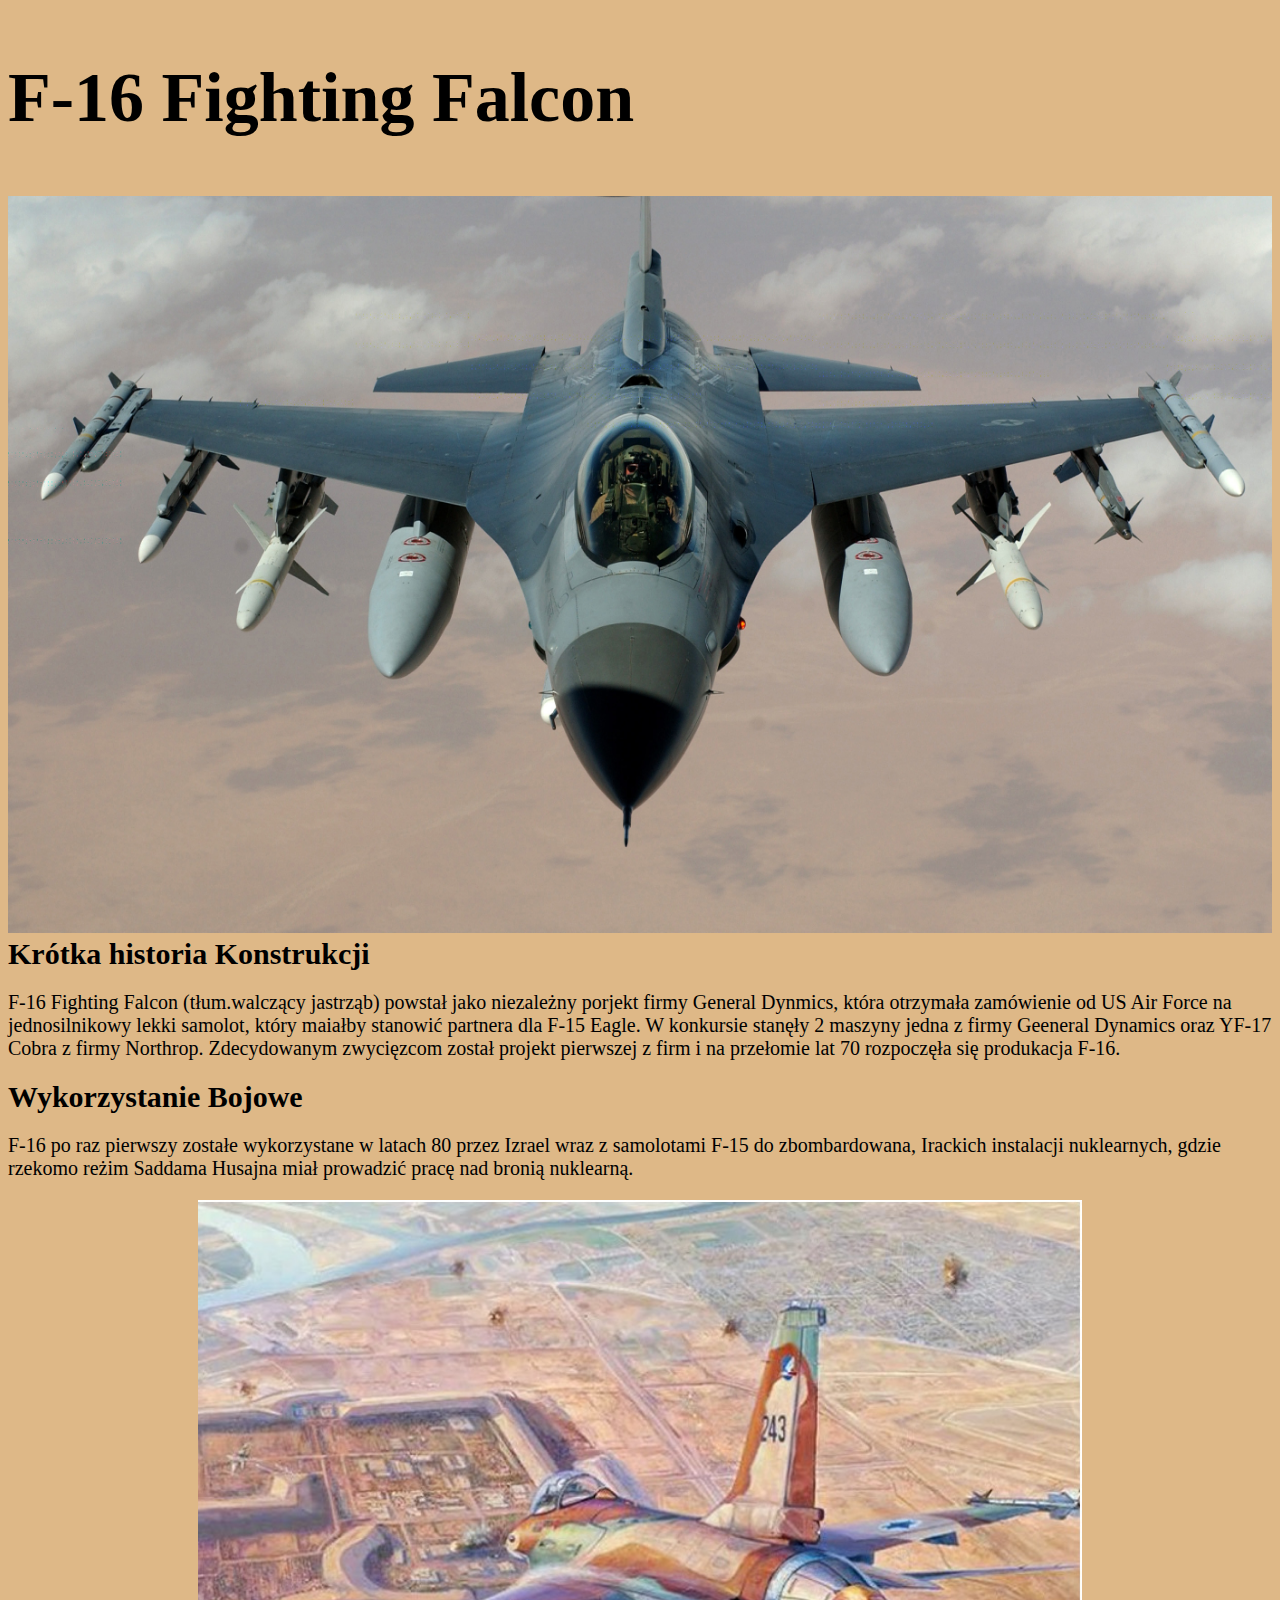
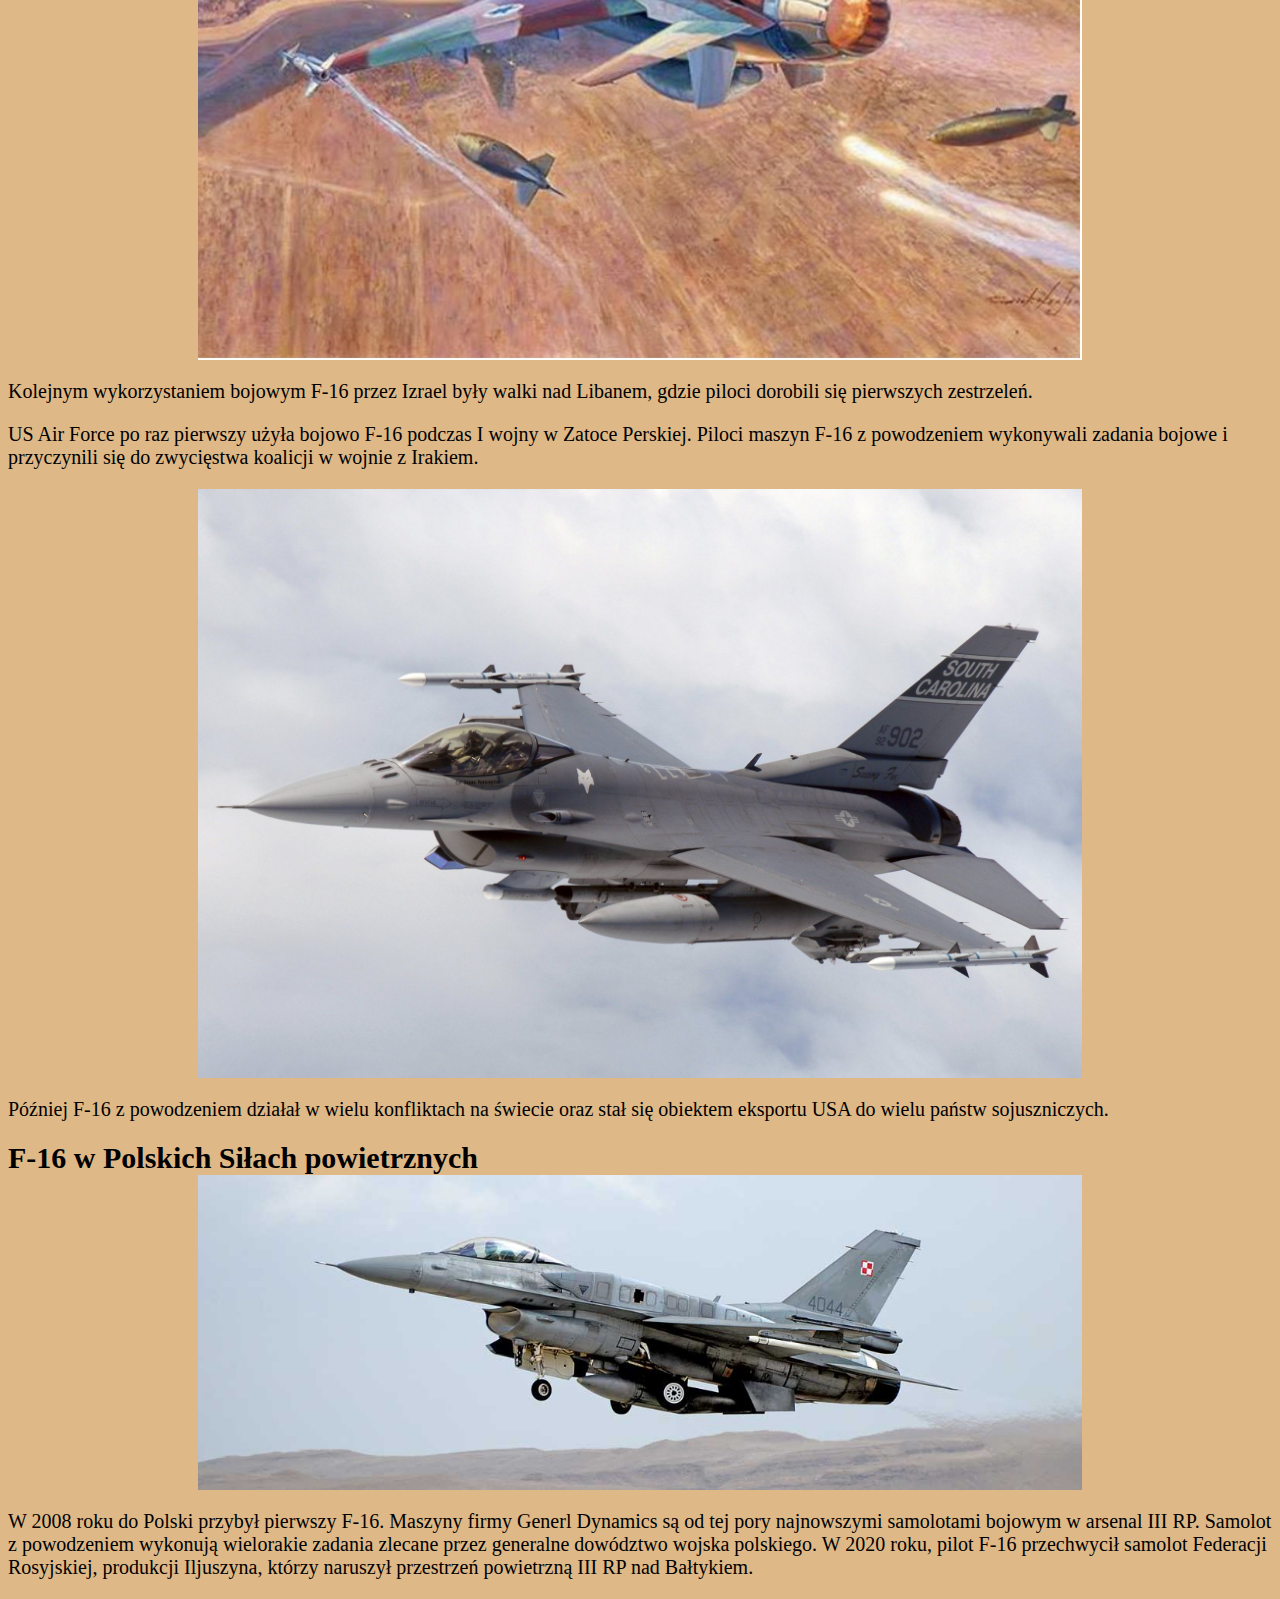
<file: Index.html>
<!DOCTYPE html>
<html lang="en">
<head>
    <meta charset="UTF-8">
    <title>Krótka Historia F-16</title>
    <link rel='stylesheet' type ='text/css' href='style.css'>
</head>
<body>
<div>
    <h2>
        <b>
            F-16 Fighting Falcon
        </b>
    </h2>
</div>
<div>
    <img class='jeden' src="F-16.jpg">
</div>
<div>
    <a>
        <b>
            Krótka historia Konstrukcji
        </b>
    </a>
    <p>
        F-16 Fighting Falcon (tłum.walczący jastrząb) powstał jako niezależny porjekt firmy General Dynmics, która otrzymała
        zamówienie od US Air Force na jednosilnikowy lekki samolot, który maiałby stanowić partnera dla F-15 Eagle.
        W konkursie stanęły 2 maszyny jedna z firmy Geeneral Dynamics oraz YF-17 Cobra z firmy Northrop. Zdecydowanym zwycięzcom
        został projekt pierwszej z firm i na przełomie lat 70 rozpoczęła się produkacja F-16.
    </p>
</div>
<div>
    <a>
        <b>
            Wykorzystanie Bojowe
        </b>
    </a>
    <p>
        F-16 po raz pierwszy zostałe wykorzystane w latach 80 przez Izrael wraz z samolotami F-15 do zbombardowana,
        Irackich instalacji nuklearnych, gdzie rzekomo reżim Saddama Husajna miał prowadzić pracę nad bronią nuklearną.
    </p>
    <img class="dwa" src="F-16_Irak.jpg" >
    <p>
        Kolejnym wykorzystaniem bojowym F-16 przez Izrael były walki nad Libanem, gdzie piloci dorobili się pierwszych
        zestrzeleń.
    </p>
    <p>
        US Air Force po raz pierwszy użyła bojowo F-16 podczas I wojny w Zatoce Perskiej. Piloci maszyn F-16 z powodzeniem
        wykonywali zadania bojowe i przyczynili się do zwycięstwa koalicji w wojnie z Irakiem.
    </p>
    <img class="dwa" src="F-16_Zatoka.jpg" >

    <P>
        Później F-16 z powodzeniem działał w wielu konfliktach na świecie oraz stał się obiektem eksportu USA do wielu
        państw sojuszniczych.
    </P>
</div>
<div>
    <a>
        <b>
            F-16 w Polskich Siłach powietrznych
        </b>
    </a>
</div>

<div>
    <img class ="dwa" src="F-16_Polska.jpg">
</div>

<div>
    <p>
        W 2008 roku do Polski przybył pierwszy F-16. Maszyny firmy Generl Dynamics są od tej pory najnowszymi
        samolotami bojowym w arsenal III RP. Samolot z powodzeniem wykonują wielorakie zadania zlecane przez
        generalne dowództwo wojska polskiego. W 2020 roku, pilot F-16 przechwycił samolot Federacji Rosyjskiej,
        produkcji Iljuszyna, którzy naruszył przestrzeń powietrzną III RP nad Bałtykiem.
    </p>
</div>
</body>
</html>
</file>
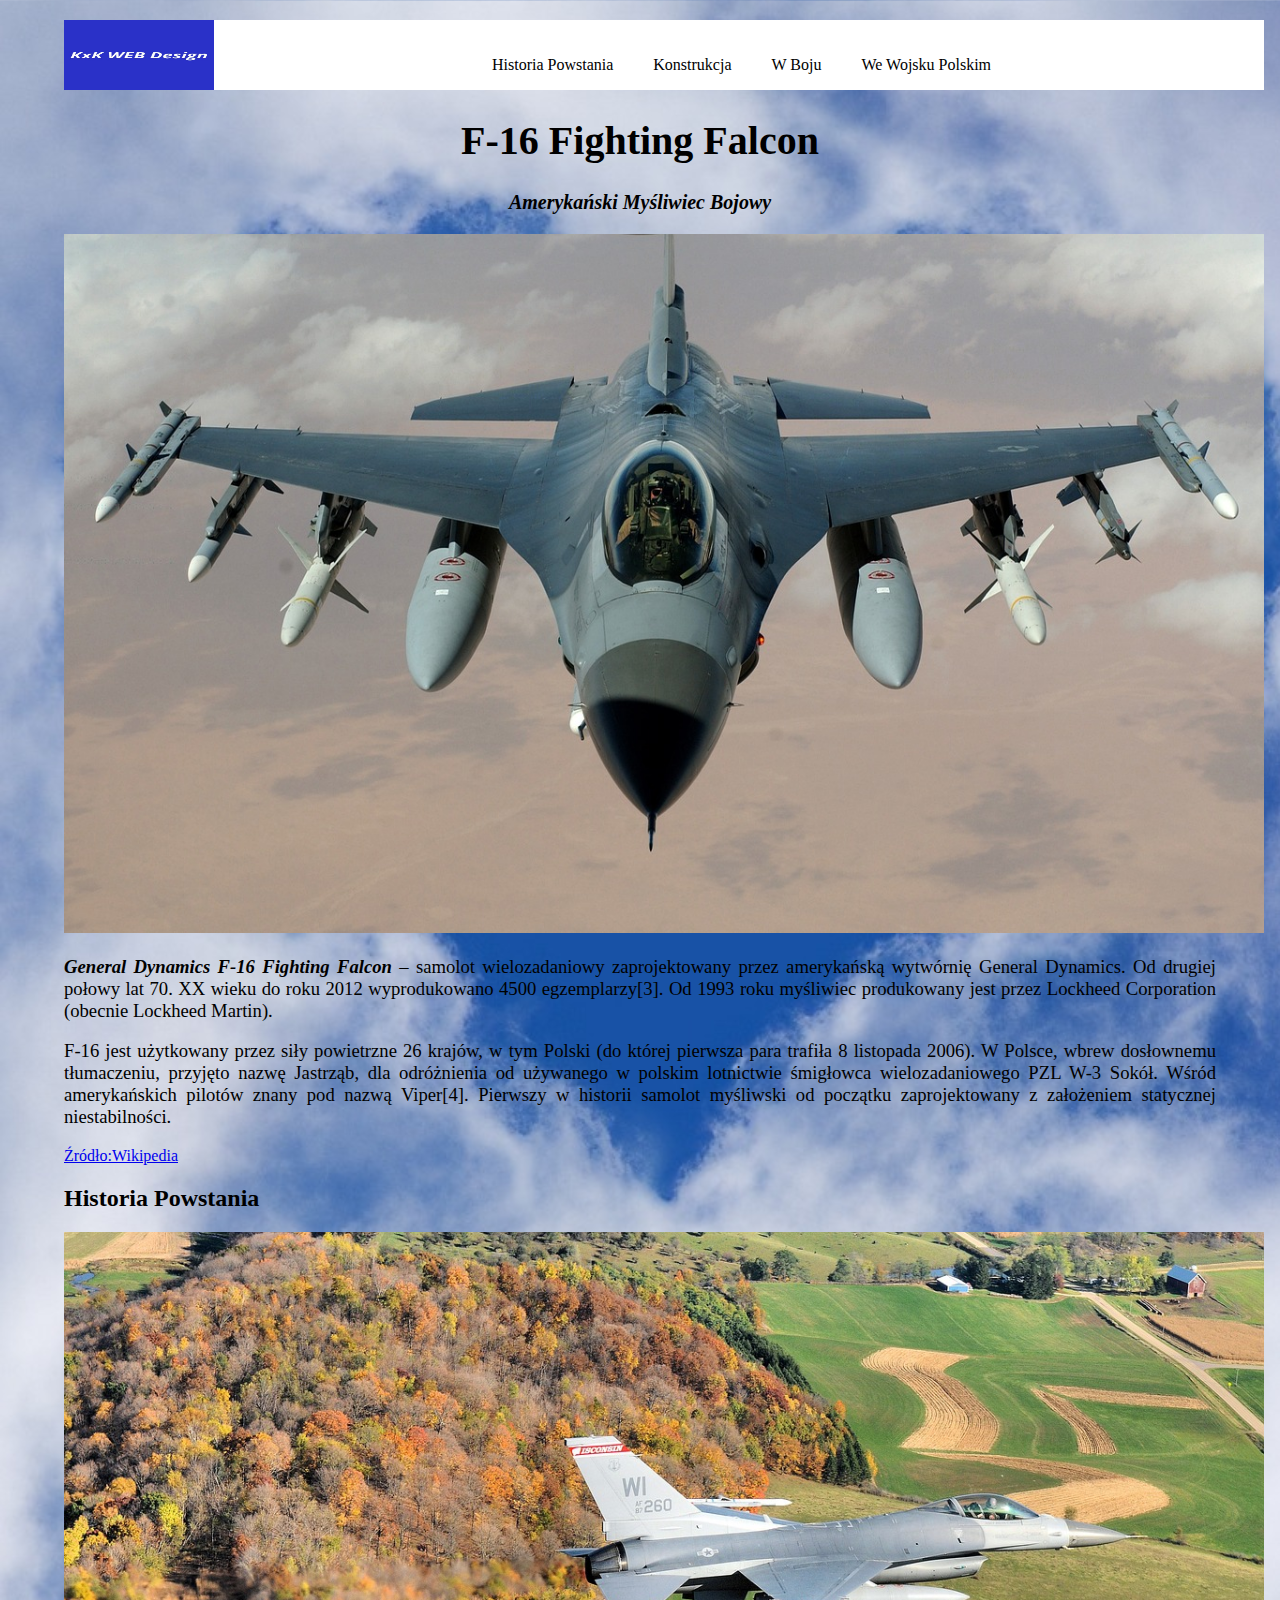
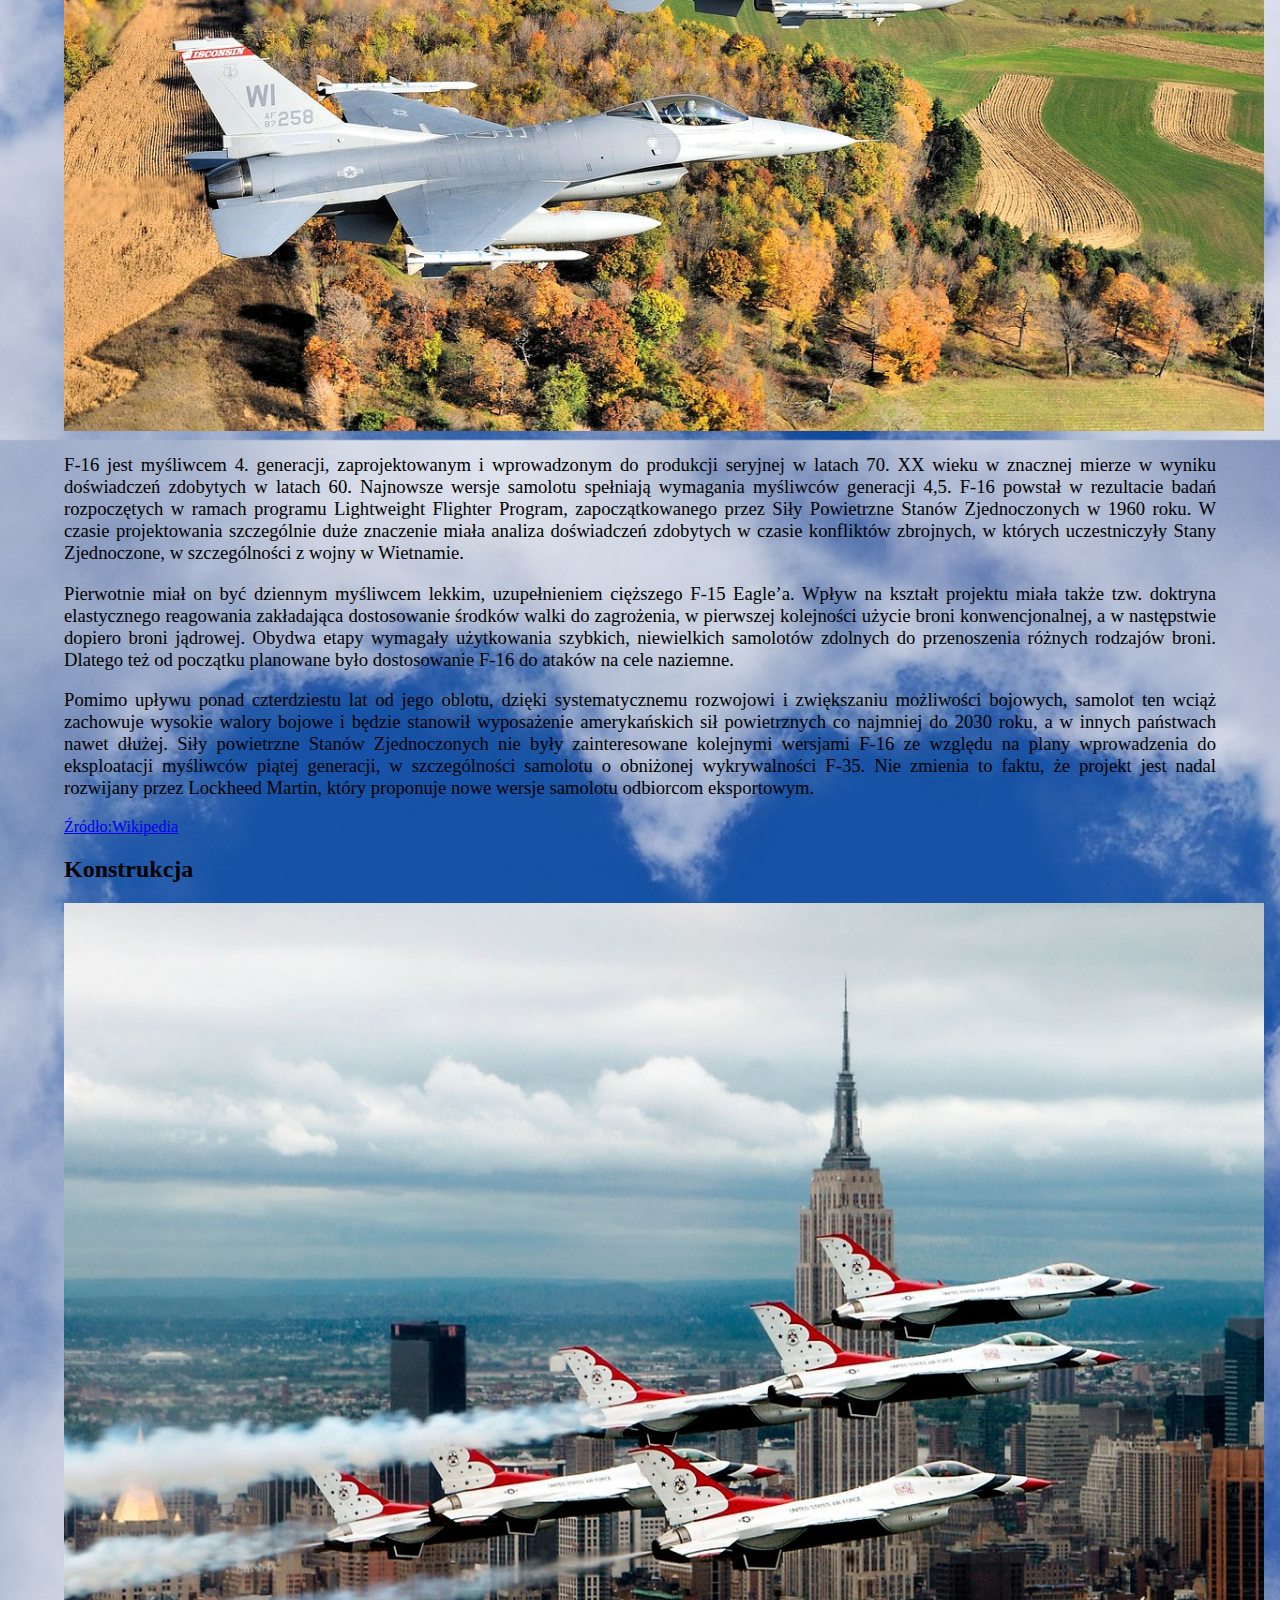
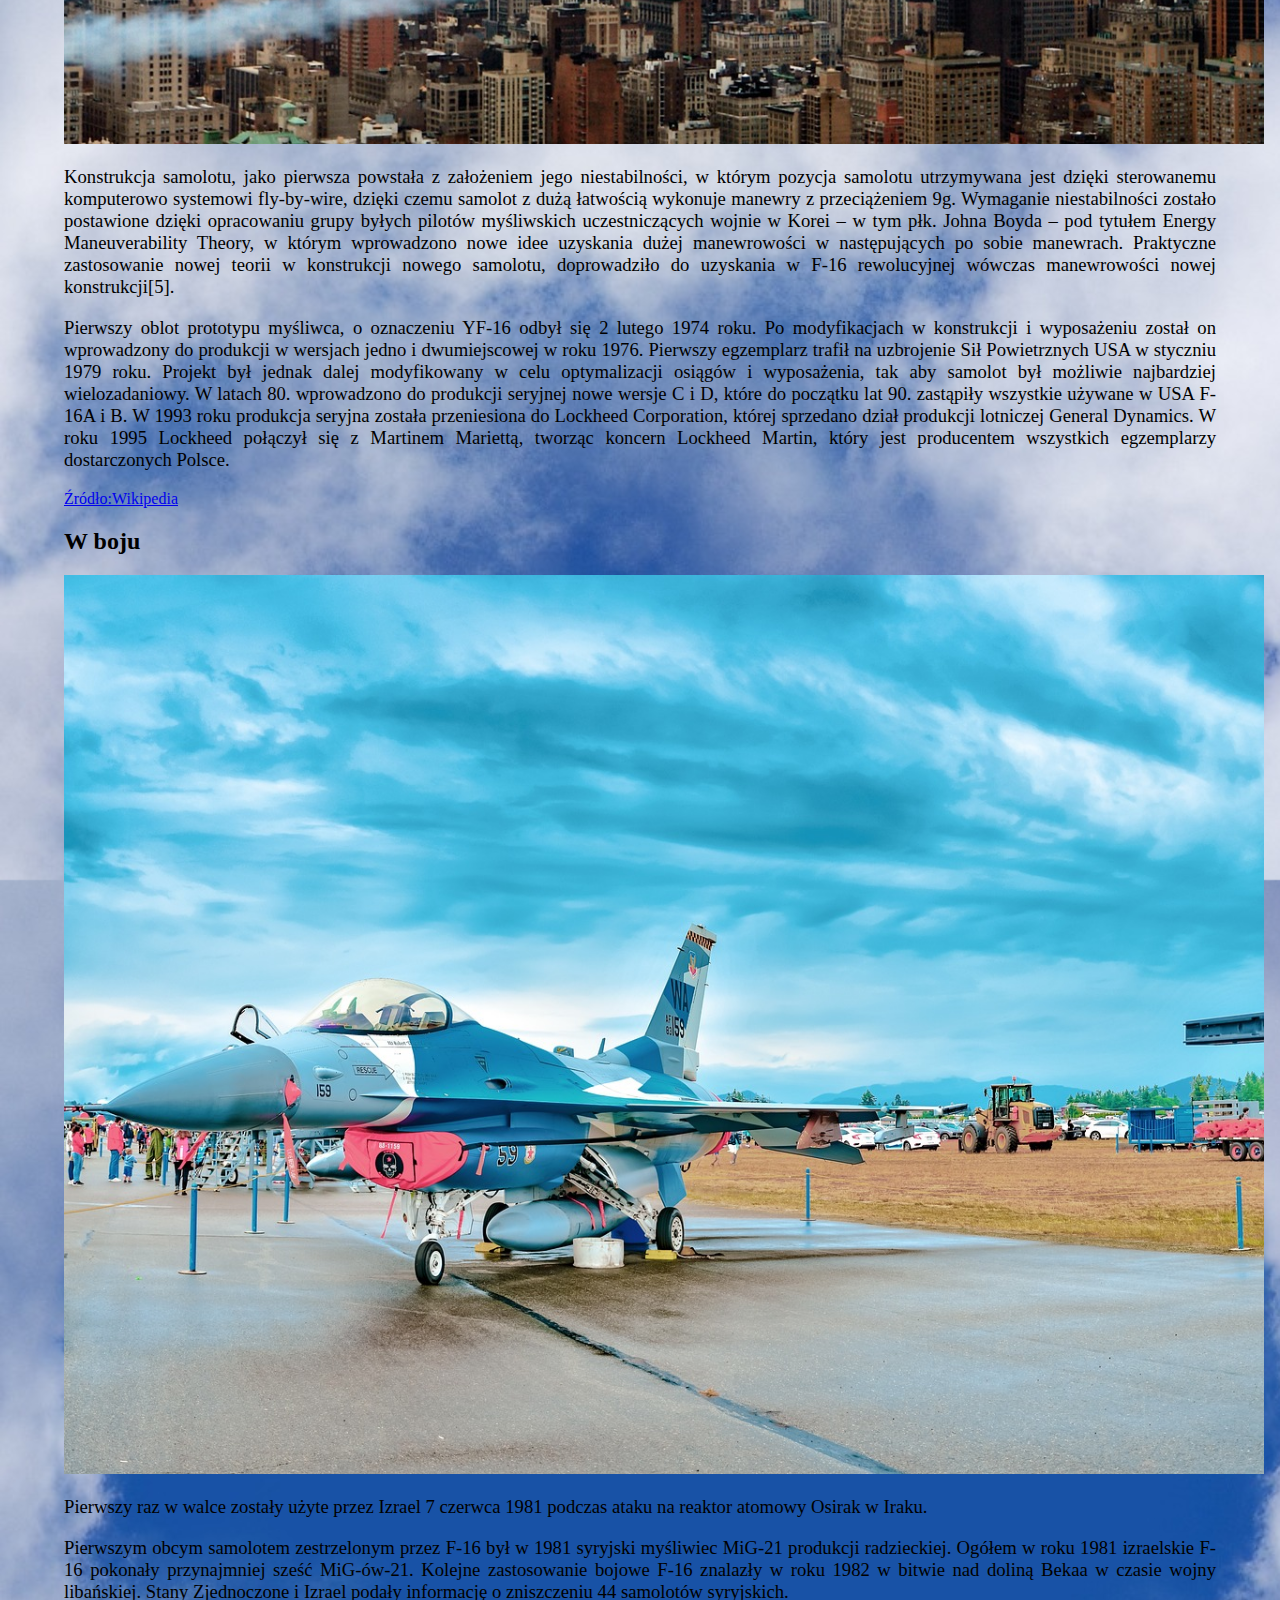
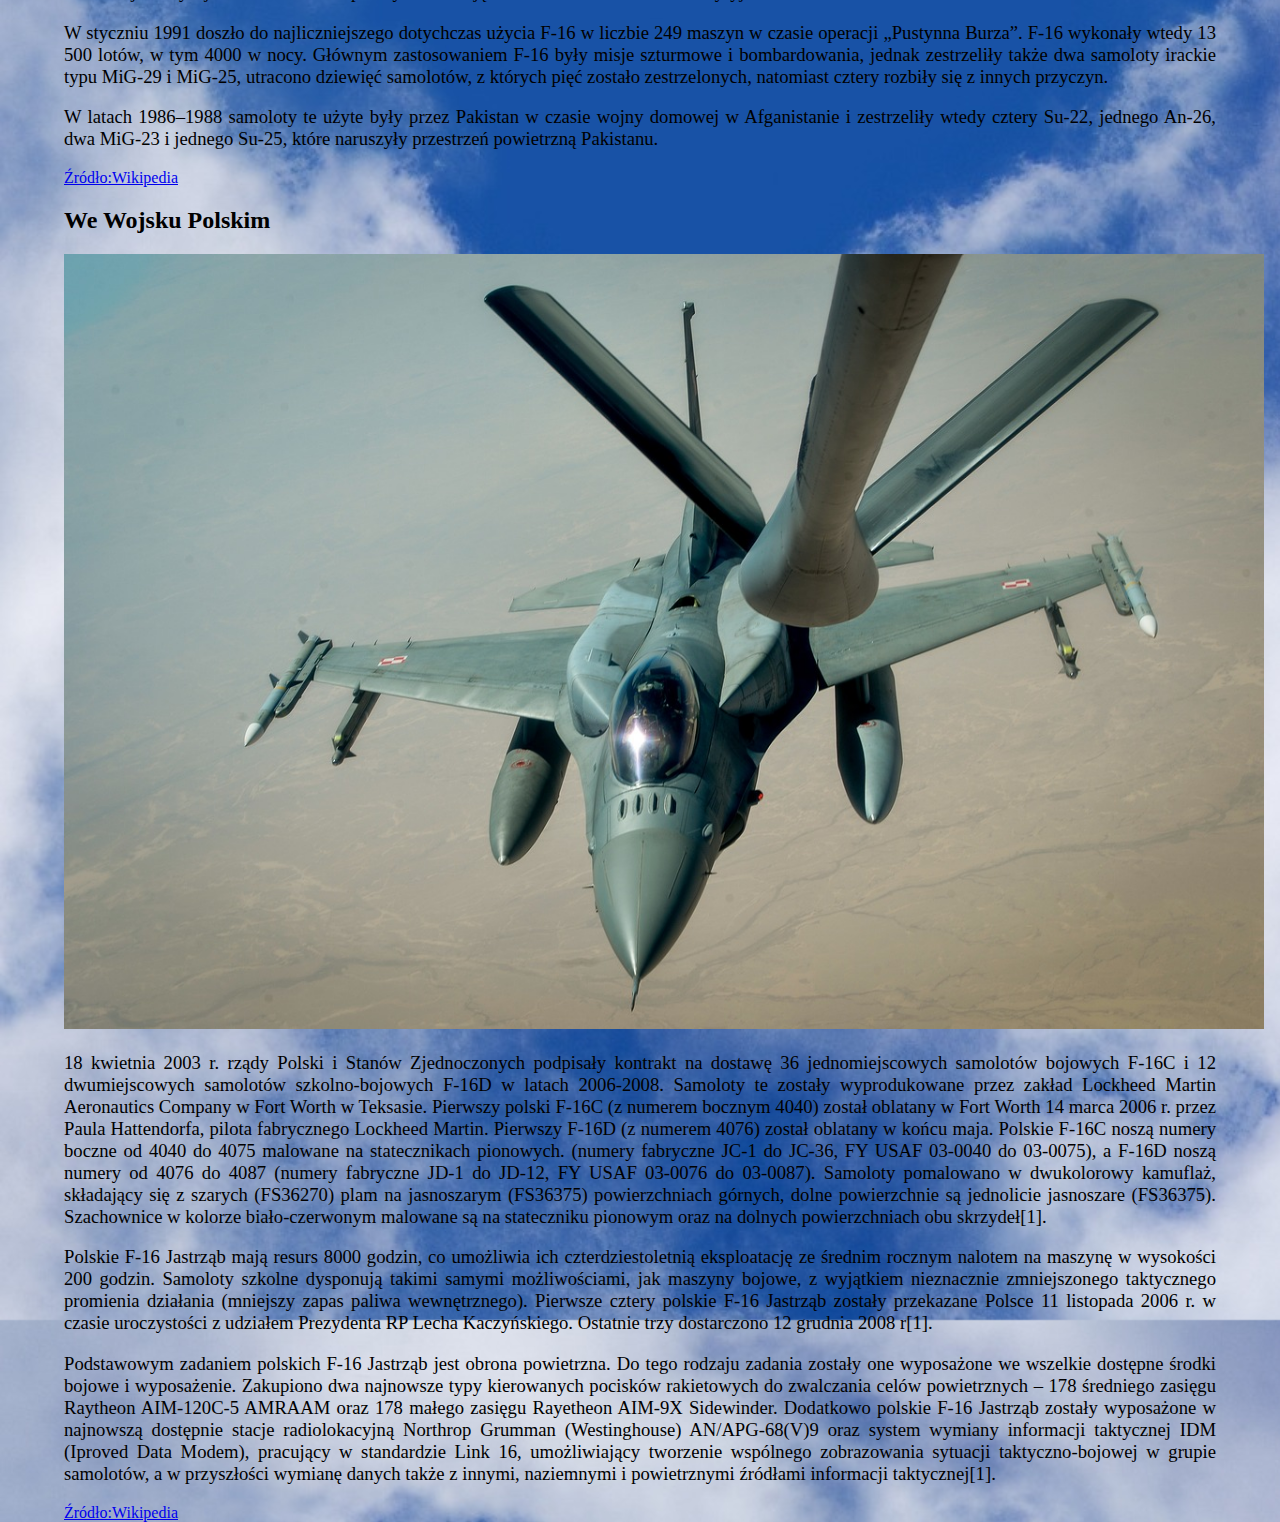
<file: code/Index.html>
<!DOCTYPE html>
<html lang="en">
<head>
    <meta charset="UTF-8">
    <title>Krótka Historia F-16</title>
    <link rel='stylesheet' type ='text/css' href='style.css'>
</head>
<body>
    <div class="nav">
        <img src="assets/logo.jpg">
        <ul>
            <li>Historia Powstania</li>
            <li>Konstrukcja</li>
            <li>W Boju</li>
            <li>We Wojsku Polskim</li>
        </ul>
    </div>
    <div class="tittle">
        <h1>F-16 Fighting Falcon</h1>
        <h3><i>Amerykański Myśliwiec Bojowy</i></h3>
        <img src="assets/top.jpg" alt="F-16">
        <p><b><i>General Dynamics F-16 Fighting Falcon</i></b> – samolot wielozadaniowy zaprojektowany przez amerykańską wytwórnię General Dynamics. Od drugiej połowy lat 70. XX wieku do roku 2012 wyprodukowano 4500 egzemplarzy[3]. Od 1993 roku myśliwiec produkowany jest przez Lockheed Corporation (obecnie Lockheed Martin).</p>
        <p>F-16 jest użytkowany przez siły powietrzne 26 krajów, w tym Polski (do której pierwsza para trafiła 8 listopada 2006). W Polsce, wbrew dosłownemu tłumaczeniu, przyjęto nazwę Jastrząb, dla odróżnienia od używanego w polskim lotnictwie śmigłowca wielozadaniowego PZL W-3 Sokół. Wśród amerykańskich pilotów znany pod nazwą Viper[4]. Pierwszy w historii samolot myśliwski od początku zaprojektowany z założeniem statycznej niestabilności.</p>
        <a href="https://pl.wikipedia.org/wiki/General_Dynamics_F-16_Fighting_Falcon">Źródło:Wikipedia</a>
    </div>
    <div class="story">
        <h2><b>Historia Powstania</b></h2>
        <img src="assets/1.jpg" alt="F-16">
        <p>F-16 jest myśliwcem 4. generacji, zaprojektowanym i wprowadzonym do produkcji seryjnej w latach 70. XX wieku w znacznej mierze w wyniku doświadczeń zdobytych w latach 60. Najnowsze wersje samolotu spełniają wymagania myśliwców generacji 4,5. F-16 powstał w rezultacie badań rozpoczętych w ramach programu Lightweight Flighter Program, zapoczątkowanego przez Siły Powietrzne Stanów Zjednoczonych w 1960 roku. W czasie projektowania szczególnie duże znaczenie miała analiza doświadczeń zdobytych w czasie konfliktów zbrojnych, w których uczestniczyły Stany Zjednoczone, w szczególności z wojny w Wietnamie.</p>
        <p>Pierwotnie miał on być dziennym myśliwcem lekkim, uzupełnieniem cięższego F-15 Eagle’a. Wpływ na kształt projektu miała także tzw. doktryna elastycznego reagowania zakładająca dostosowanie środków walki do zagrożenia, w pierwszej kolejności użycie broni konwencjonalnej, a w następstwie dopiero broni jądrowej. Obydwa etapy wymagały użytkowania szybkich, niewielkich samolotów zdolnych do przenoszenia różnych rodzajów broni. Dlatego też od początku planowane było dostosowanie F-16 do ataków na cele naziemne.</p>
        <p>Pomimo upływu ponad czterdziestu lat od jego oblotu, dzięki systematycznemu rozwojowi i zwiększaniu możliwości bojowych, samolot ten wciąż zachowuje wysokie walory bojowe i będzie stanowił wyposażenie amerykańskich sił powietrznych co najmniej do 2030 roku, a w innych państwach nawet dłużej. Siły powietrzne Stanów Zjednoczonych nie były zainteresowane kolejnymi wersjami F-16 ze względu na plany wprowadzenia do eksploatacji myśliwców piątej generacji, w szczególności samolotu o obniżonej wykrywalności F-35. Nie zmienia to faktu, że projekt jest nadal rozwijany przez Lockheed Martin, który proponuje nowe wersje samolotu odbiorcom eksportowym.</p>
        <a href="https://pl.wikipedia.org/wiki/General_Dynamics_F-16_Fighting_Falcon">Źródło:Wikipedia</a>
    </div>
    <div class="konstrukcja">
        <h2><b>Konstrukcja</b></h2>
        <img src="assets/2.jpg" alt="F-16">
        <p>Konstrukcja samolotu, jako pierwsza powstała z założeniem jego niestabilności, w którym pozycja samolotu utrzymywana jest dzięki sterowanemu komputerowo systemowi fly-by-wire, dzięki czemu samolot z dużą łatwością wykonuje manewry z przeciążeniem 9g. Wymaganie niestabilności zostało postawione dzięki opracowaniu grupy byłych pilotów myśliwskich uczestniczących wojnie w Korei – w tym płk. Johna Boyda – pod tytułem Energy Maneuverability Theory, w którym wprowadzono nowe idee uzyskania dużej manewrowości w następujących po sobie manewrach. Praktyczne zastosowanie nowej teorii w konstrukcji nowego samolotu, doprowadziło do uzyskania w F-16 rewolucyjnej wówczas manewrowości nowej konstrukcji[5].</p>
        <p>Pierwszy oblot prototypu myśliwca, o oznaczeniu YF-16 odbył się 2 lutego 1974 roku. Po modyfikacjach w konstrukcji i wyposażeniu został on wprowadzony do produkcji w wersjach jedno i dwumiejscowej w roku 1976. Pierwszy egzemplarz trafił na uzbrojenie Sił Powietrznych USA w styczniu 1979 roku. Projekt był jednak dalej modyfikowany w celu optymalizacji osiągów i wyposażenia, tak aby samolot był możliwie najbardziej wielozadaniowy. W latach 80. wprowadzono do produkcji seryjnej nowe wersje C i D, które do początku lat 90. zastąpiły wszystkie używane w USA F-16A i B. W 1993 roku produkcja seryjna została przeniesiona do Lockheed Corporation, której sprzedano dział produkcji lotniczej General Dynamics. W roku 1995 Lockheed połączył się z Martinem Mariettą, tworząc koncern Lockheed Martin, który jest producentem wszystkich egzemplarzy dostarczonych Polsce.</p>
        <a href="https://pl.wikipedia.org/wiki/General_Dynamics_F-16_Fighting_Falcon">Źródło:Wikipedia</a>
    </div>
    <div class="fight">
        <h2>W boju</h2>
        <img src="assets/3.jpg" alt="F-16">
        <p>Pierwszy raz w walce zostały użyte przez Izrael 7 czerwca 1981 podczas ataku na reaktor atomowy Osirak w Iraku.</p>
        <p>Pierwszym obcym samolotem zestrzelonym przez F-16 był w 1981 syryjski myśliwiec MiG-21 produkcji radzieckiej. Ogółem w roku 1981 izraelskie F-16 pokonały przynajmniej sześć MiG-ów-21. Kolejne zastosowanie bojowe F-16 znalazły w roku 1982 w bitwie nad doliną Bekaa w czasie wojny libańskiej. Stany Zjednoczone i Izrael podały informację o zniszczeniu 44 samolotów syryjskich.</p>
        <p>W styczniu 1991 doszło do najliczniejszego dotychczas użycia F-16 w liczbie 249 maszyn w czasie operacji „Pustynna Burza”. F-16 wykonały wtedy 13 500 lotów, w tym 4000 w nocy. Głównym zastosowaniem F-16 były misje szturmowe i bombardowania, jednak zestrzeliły także dwa samoloty irackie typu MiG-29 i MiG-25, utracono dziewięć samolotów, z których pięć zostało zestrzelonych, natomiast cztery rozbiły się z innych przyczyn.</p>
        <p>W latach 1986–1988 samoloty te użyte były przez Pakistan w czasie wojny domowej w Afganistanie i zestrzeliły wtedy cztery Su-22, jednego An-26, dwa MiG-23 i jednego Su-25, które naruszyły przestrzeń powietrzną Pakistanu.</p>
        <a href="https://pl.wikipedia.org/wiki/General_Dynamics_F-16_Fighting_Falcon">Źródło:Wikipedia</a>
    </div>
    <div class="Polska">
        <h2>We Wojsku Polskim</h2>
        <img src="assets/F16Polska.jpg" alt="Polskie F-16">
        <p>18 kwietnia 2003 r. rządy Polski i Stanów Zjednoczonych podpisały kontrakt na dostawę 36 jednomiejscowych samolotów bojowych F-16C i 12 dwumiejscowych samolotów szkolno-bojowych F-16D w latach 2006-2008. Samoloty te zostały wyprodukowane przez zakład Lockheed Martin Aeronautics Company w Fort Worth w Teksasie. Pierwszy polski F-16C (z numerem bocznym 4040) został oblatany w Fort Worth 14 marca 2006 r. przez Paula Hattendorfa, pilota fabrycznego Lockheed Martin. Pierwszy F-16D (z numerem 4076) został oblatany w końcu maja. Polskie F-16C noszą numery boczne od 4040 do 4075 malowane na statecznikach pionowych. (numery fabryczne JC-1 do JC-36, FY USAF 03-0040 do 03-0075), a F-16D noszą numery od 4076 do 4087 (numery fabryczne JD-1 do JD-12, FY USAF 03-0076 do 03-0087). Samoloty pomalowano w dwukolorowy kamuflaż, składający się z szarych (FS36270) plam na jasnoszarym (FS36375) powierzchniach górnych, dolne powierzchnie są jednolicie jasnoszare (FS36375). Szachownice w kolorze biało-czerwonym malowane są na stateczniku pionowym oraz na dolnych powierzchniach obu skrzydeł[1].</p>
        <p>Polskie F-16 Jastrząb mają resurs 8000 godzin, co umożliwia ich czterdziestoletnią eksploatację ze średnim rocznym nalotem na maszynę w wysokości 200 godzin. Samoloty szkolne dysponują takimi samymi możliwościami, jak maszyny bojowe, z wyjątkiem nieznacznie zmniejszonego taktycznego promienia działania (mniejszy zapas paliwa wewnętrznego). Pierwsze cztery polskie F-16 Jastrząb zostały przekazane Polsce 11 listopada 2006 r. w czasie uroczystości z udziałem Prezydenta RP Lecha Kaczyńskiego. Ostatnie trzy dostarczono 12 grudnia 2008 r[1].</p>
        <p>Podstawowym zadaniem polskich F-16 Jastrząb jest obrona powietrzna. Do tego rodzaju zadania zostały one wyposażone we wszelkie dostępne środki bojowe i wyposażenie. Zakupiono dwa najnowsze typy kierowanych pocisków rakietowych do zwalczania celów powietrznych – 178 średniego zasięgu Raytheon AIM-120C-5 AMRAAM oraz 178 małego zasięgu Rayetheon AIM-9X Sidewinder. Dodatkowo polskie F-16 Jastrząb zostały wyposażone w najnowszą dostępnie stacje radiolokacyjną Northrop Grumman (Westinghouse) AN/APG-68(V)9 oraz system wymiany informacji taktycznej IDM (Iproved Data Modem), pracujący w standardzie Link 16, umożliwiający tworzenie wspólnego zobrazowania sytuacji taktyczno-bojowej w grupie samolotów, a w przyszłości wymianę danych także z innymi, naziemnymi i powietrznymi źródłami informacji taktycznej[1].</p>
        <a href="https://pl.wikipedia.org/wiki/F-16_w_Polskich_Si%C5%82ach_Powietrznych">Źródło:Wikipedia</a>
    </div>
</body>
</html>
</file>
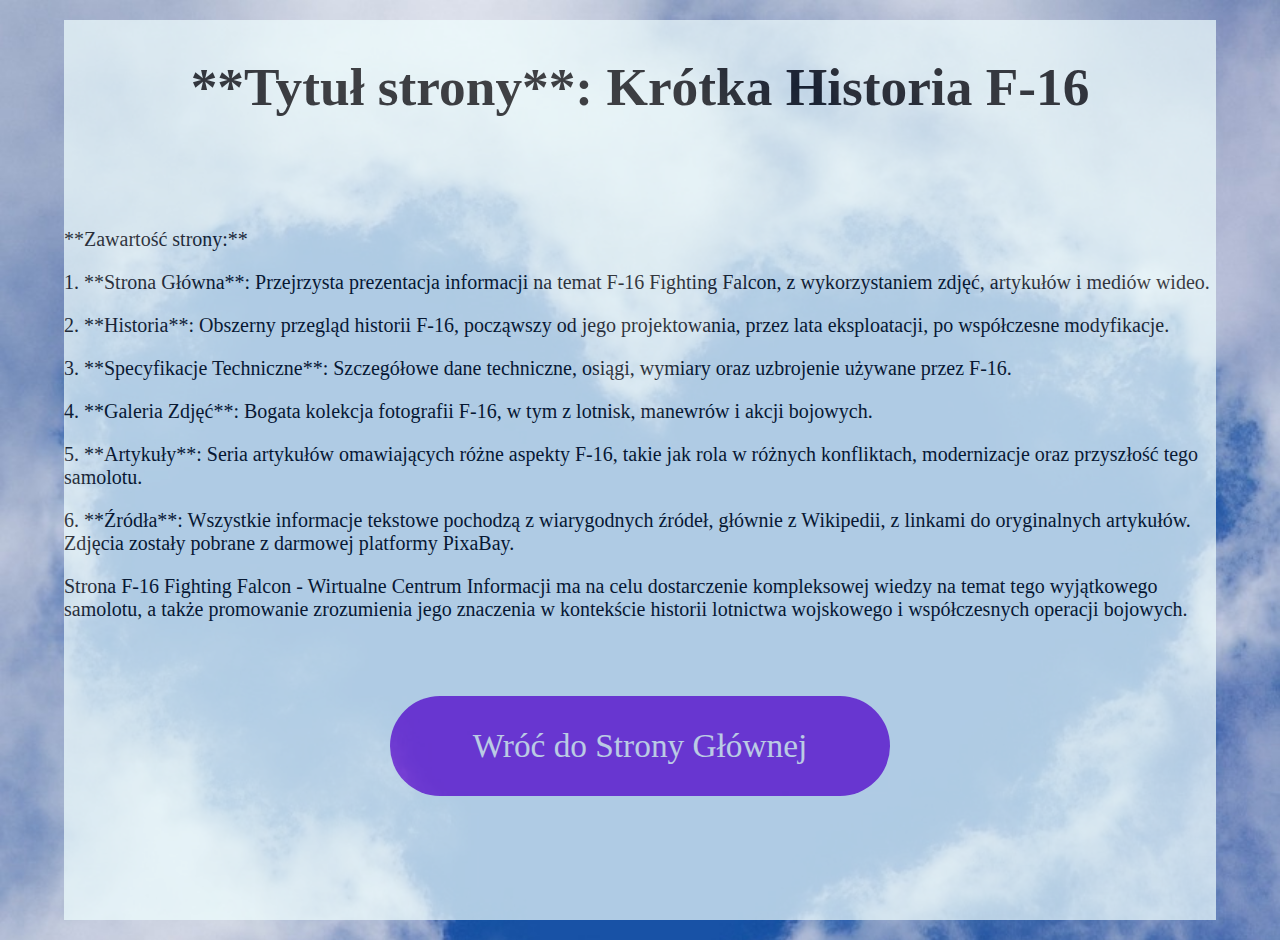
<file: code/about/about.html>
<!DOCTYPE html>
<html lang="en">
<head>
    <meta charset="UTF-8">
    <meta name="viewport" content="width=device-width, initial-scale=1.0">
    <title>O Stronie</title>
    <link rel="stylesheet" href="about.css">
</head>
<body>
    <section>
        <div class="title">
            <h1>**Tytuł strony**: Krótka Historia F-16</h1>
        </div>
        <div class="odstep"></div>
        <div class="inside">
            <p>**Zawartość strony:**</p>
            <p>1. **Strona Główna**: Przejrzysta prezentacja informacji na temat F-16 Fighting Falcon, z wykorzystaniem zdjęć, artykułów i mediów wideo.</p>
            <p>2. **Historia**: Obszerny przegląd historii F-16, począwszy od jego projektowania, przez lata eksploatacji, po współczesne modyfikacje.</p>
            <p>3. **Specyfikacje Techniczne**: Szczegółowe dane techniczne, osiągi, wymiary oraz uzbrojenie używane przez F-16.</p>
            <p>4. **Galeria Zdjęć**: Bogata kolekcja fotografii F-16, w tym z lotnisk, manewrów i akcji bojowych.</p>
            <p>5. **Artykuły**: Seria artykułów omawiających różne aspekty F-16, takie jak rola w różnych konfliktach, modernizacje oraz przyszłość tego samolotu.</p>
            <p>6. **Źródła**: Wszystkie informacje tekstowe pochodzą z wiarygodnych źródeł, głównie z Wikipedii, z linkami do oryginalnych artykułów. Zdjęcia zostały pobrane z darmowej platformy PixaBay.</p>
            <p>Strona F-16 Fighting Falcon - Wirtualne Centrum Informacji ma na celu dostarczenie kompleksowej wiedzy na temat tego wyjątkowego samolotu, a także promowanie zrozumienia jego znaczenia w kontekście historii lotnictwa wojskowego i współczesnych operacji bojowych.</p>
        </div>
        <div class="odstep"></div>
        <div class="button">
            <a href="../Index.html"><button>Wróć do Strony Głównej</button></a>
        </div>
        <div class="down"></div>
    </section>
</body>
</html>
</file>
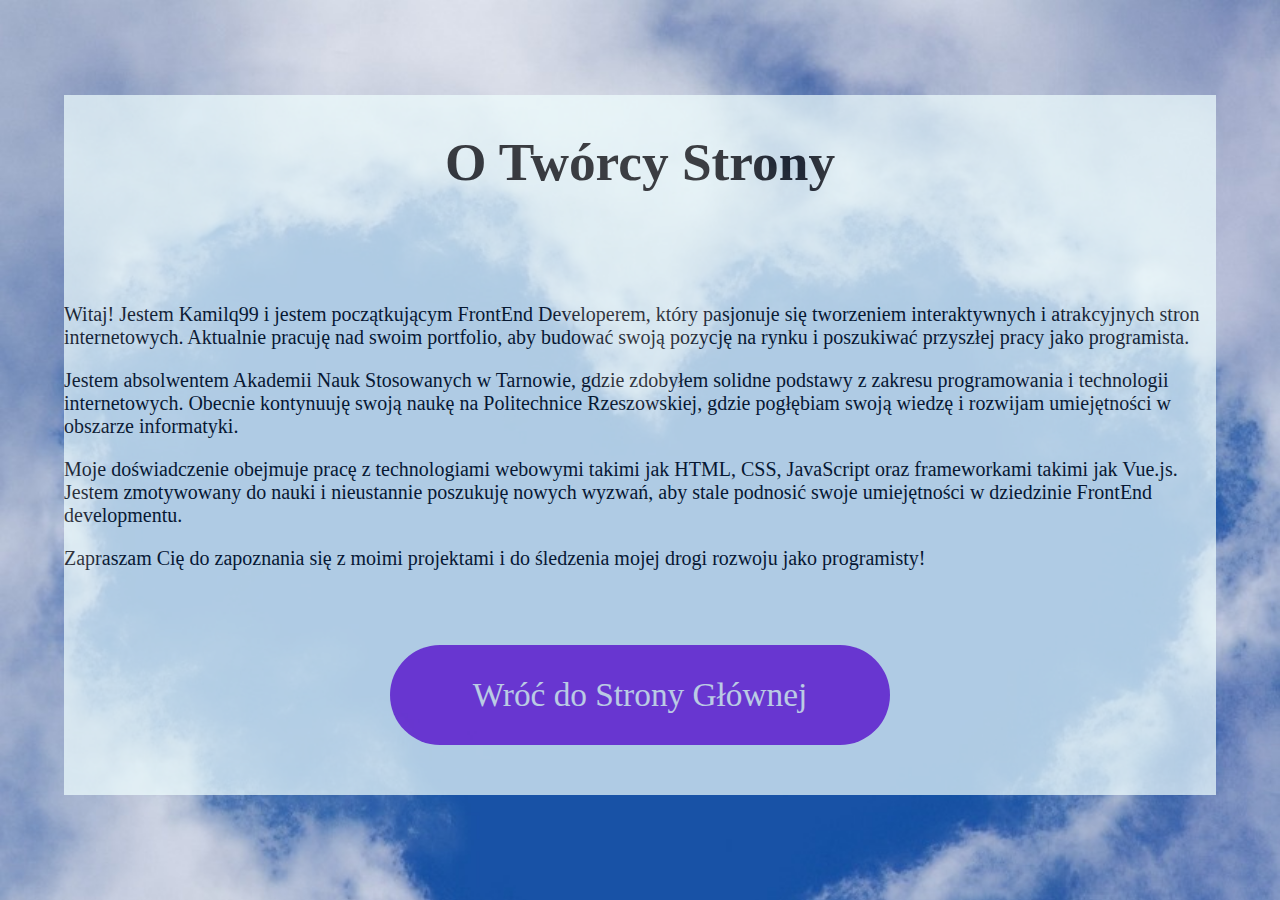
<file: code/aboutman/main.html>
<!DOCTYPE html>
<html lang="en">
<head>
    <meta charset="UTF-8">
    <meta name="viewport" content="width=device-width, initial-scale=1.0">
    <title>O twórcy strony</title>
    <link rel="stylesheet" href="main.css">
</head>
<body>
    <section>
        <div class="odstep"></div>
        <div class="title"><h1>O Twórcy Strony</h1></div>
        <div class="odstep"></div>
        <div class="inside">
            <p>Witaj! Jestem Kamilq99 i jestem początkującym FrontEnd Developerem, który pasjonuje się tworzeniem interaktywnych i atrakcyjnych stron internetowych. Aktualnie pracuję nad swoim portfolio, aby budować swoją pozycję na rynku i poszukiwać przyszłej pracy jako programista.</p>
            <p>Jestem absolwentem Akademii Nauk Stosowanych w Tarnowie, gdzie zdobyłem solidne podstawy z zakresu programowania i technologii internetowych. Obecnie kontynuuję swoją naukę na Politechnice Rzeszowskiej, gdzie pogłębiam swoją wiedzę i rozwijam umiejętności w obszarze informatyki.</p>
            <p>Moje doświadczenie obejmuje pracę z technologiami webowymi takimi jak HTML, CSS, JavaScript oraz frameworkami takimi jak Vue.js. Jestem zmotywowany do nauki i nieustannie poszukuję nowych wyzwań, aby stale podnosić swoje umiejętności w dziedzinie FrontEnd developmentu.</p>
            <p>Zapraszam Cię do zapoznania się z moimi projektami i do śledzenia mojej drogi rozwoju jako programisty!</p>
        </div>
        <div class="odstep"></div>
        <div class="button">
            <a href="../Index.html"><button>Wróć do Strony Głównej</button></a>
        </div>
        <div class="odstep"></div>
    </section>
</body>
</html>
</file>
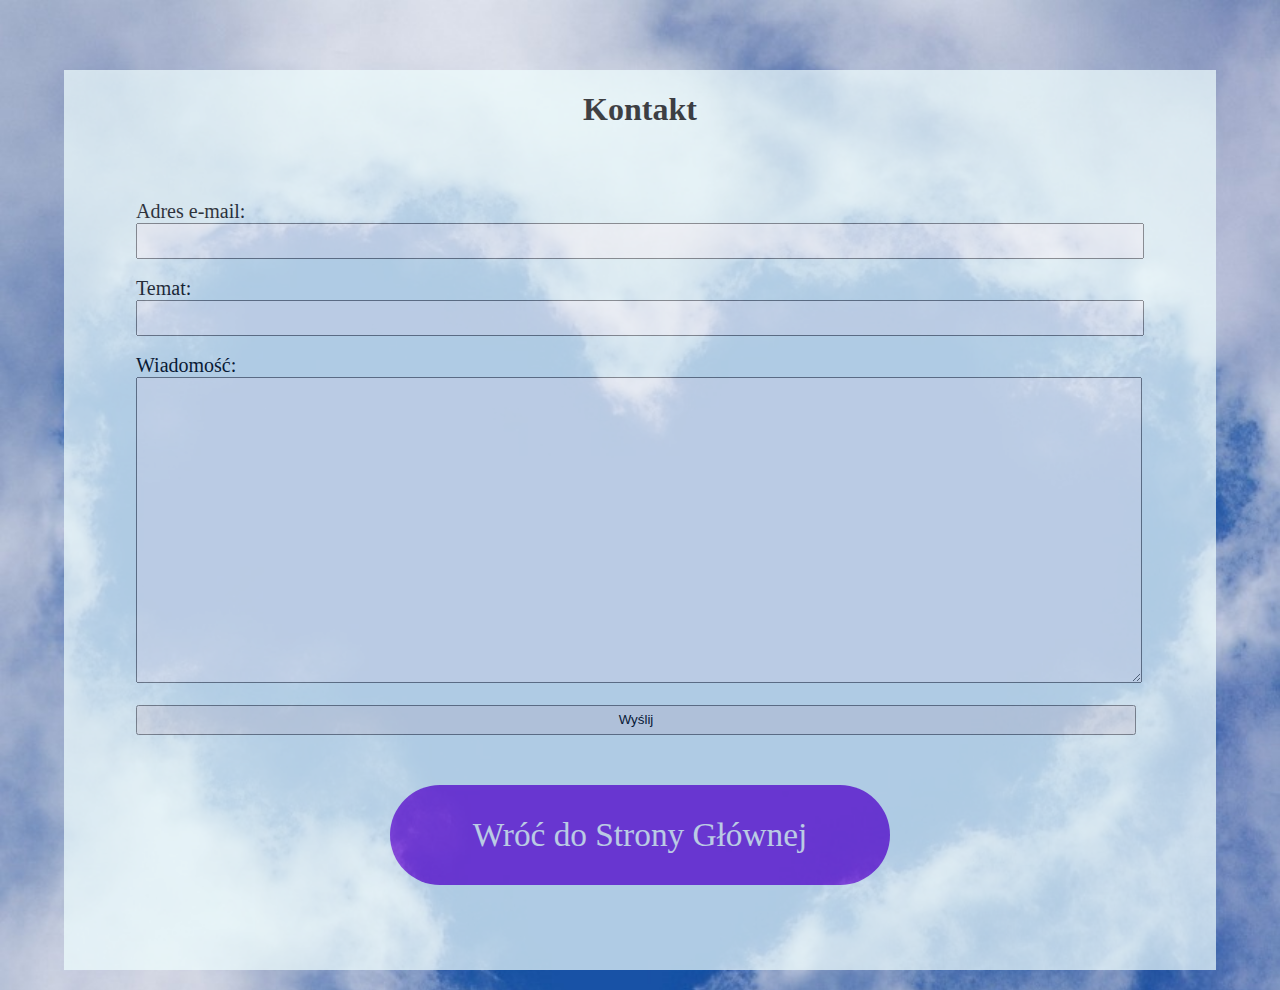
<file: code/contact/contact.html>
<!DOCTYPE html>
<html lang="en">
<head>
    <meta charset="UTF-8">
    <meta name="viewport" content="width=device-width, initial-scale=1.0">
    <title>Kontakt</title>
    <link rel="stylesheet" href="contact.css">
</head>
<body>
    <section>
        <div class="odstep"></div>
        <div class="title">
            <h1>Kontakt</h1>
        </div>
        <div class="odstep"></div>
        <div class="form">
            <form>
                <label for="email">Adres e-mail:</label><br>
                <input type="email" id="email" name="email" required><br><br>

                <label for="subject">Temat:</label><br>
                <input type="text" id="subject" name="subject" required><br><br>

                <label for="message">Wiadomość:</label><br>
                <textarea id="message" name="message" rows="4" cols="50" required></textarea><br><br>

                <input type="submit" value="Wyślij">
            </form>
        </div>
        <div class="odstep"></div>
        <div class="button">
            <a href="../Index.html"><button>Wróć do Strony Głównej</button></a>
        </div>
    </section>
</body>
</html>
</file>
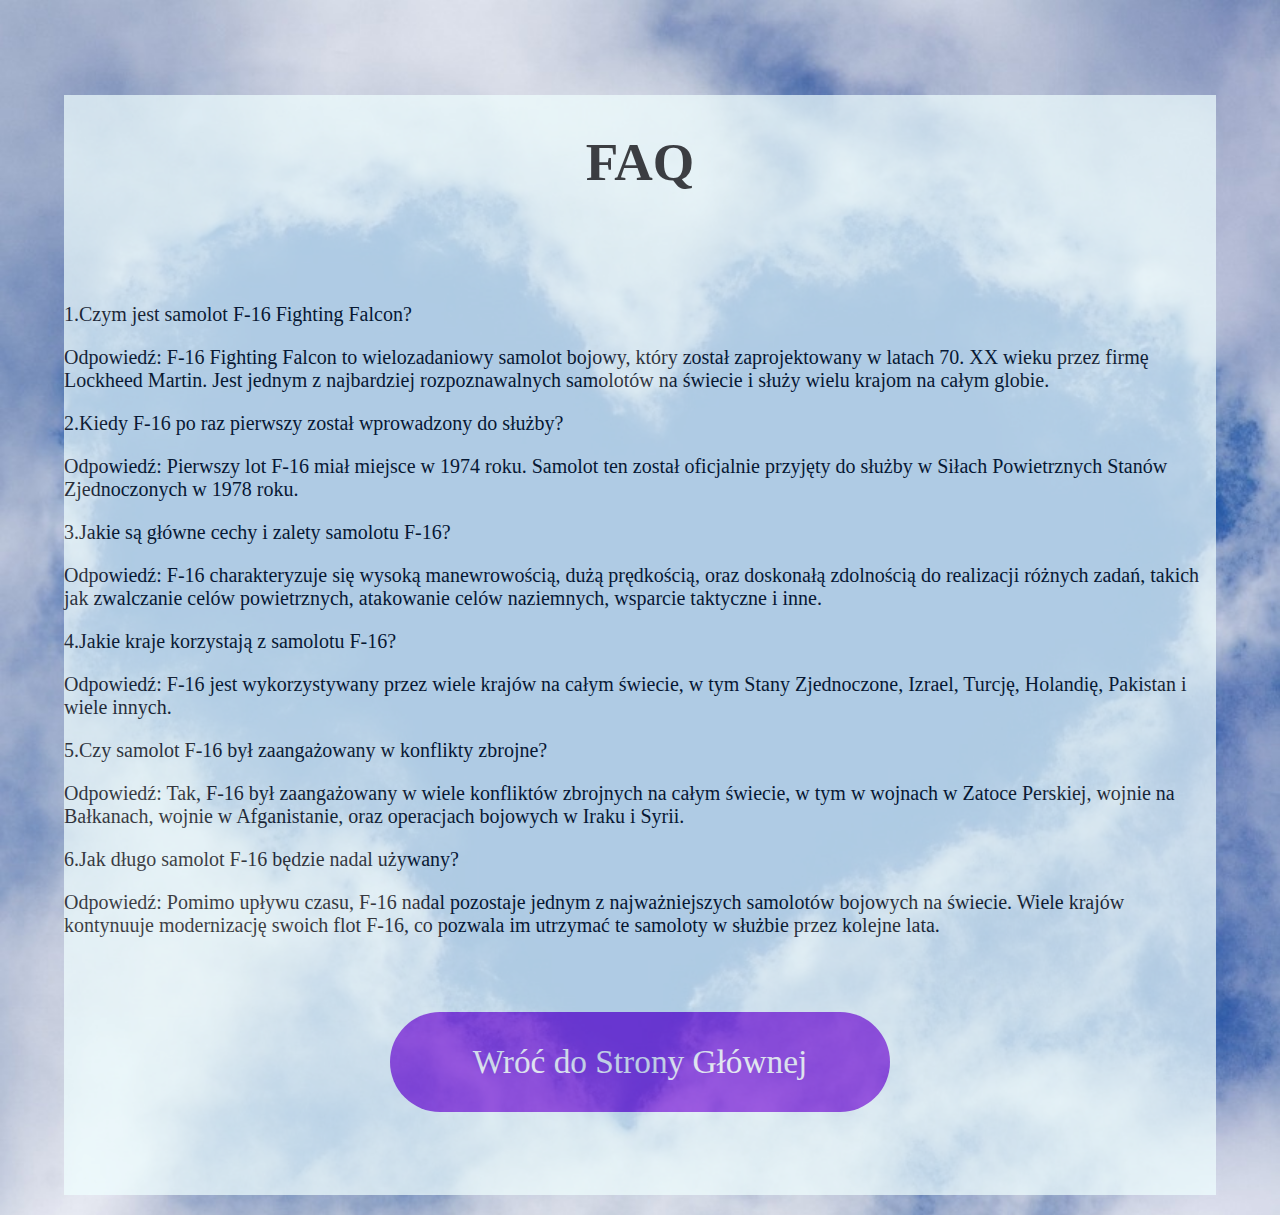
<file: code/faq/faq.html>
<!DOCTYPE html>
<html lang="en">
<head>
    <meta charset="UTF-8">
    <meta name="viewport" content="width=device-width, initial-scale=1.0">
    <title>FAQ</title>
    <link rel="stylesheet" href="faq.css">
</head>
<body>
    <section>
        <div class="odstep"></div>
        <div class="title">
            <h1>FAQ</h1>
        </div>
        <div class="odstep"></div>
        <div class="inside">
            <p>1.Czym jest samolot F-16 Fighting Falcon?</p>
            <p>Odpowiedź: F-16 Fighting Falcon to wielozadaniowy samolot bojowy, który został zaprojektowany w latach 70. XX wieku przez firmę Lockheed Martin. Jest jednym z najbardziej rozpoznawalnych samolotów na świecie i służy wielu krajom na całym globie.</p>
            <p>2.Kiedy F-16 po raz pierwszy został wprowadzony do służby?</p>
            <p>Odpowiedź: Pierwszy lot F-16 miał miejsce w 1974 roku. Samolot ten został oficjalnie przyjęty do służby w Siłach Powietrznych Stanów Zjednoczonych w 1978 roku.</p>
            <p>3.Jakie są główne cechy i zalety samolotu F-16?</p>
            <p>Odpowiedź: F-16 charakteryzuje się wysoką manewrowością, dużą prędkością, oraz doskonałą zdolnością do realizacji różnych zadań, takich jak zwalczanie celów powietrznych, atakowanie celów naziemnych, wsparcie taktyczne i inne.</p>
            <p>4.Jakie kraje korzystają z samolotu F-16?</p>
            <p>Odpowiedź: F-16 jest wykorzystywany przez wiele krajów na całym świecie, w tym Stany Zjednoczone, Izrael, Turcję, Holandię, Pakistan i wiele innych.</p>
            <p>5.Czy samolot F-16 był zaangażowany w konflikty zbrojne?</p>
            <p>Odpowiedź: Tak, F-16 był zaangażowany w wiele konfliktów zbrojnych na całym świecie, w tym w wojnach w Zatoce Perskiej, wojnie na Bałkanach, wojnie w Afganistanie, oraz operacjach bojowych w Iraku i Syrii.</p>
            <p>6.Jak długo samolot F-16 będzie nadal używany?</p>
            <p>Odpowiedź: Pomimo upływu czasu, F-16 nadal pozostaje jednym z najważniejszych samolotów bojowych na świecie. Wiele krajów kontynuuje modernizację swoich flot F-16, co pozwala im utrzymać te samoloty w służbie przez kolejne lata.</p>
        </div>
        <div class="odstep"></div>
        <div class="button">
            <a href="../Index.html"><button>Wróć do Strony Głównej</button></a>
        </div>
        <div class="odstep"></div>
    </section>
</body>
</html>
</file>
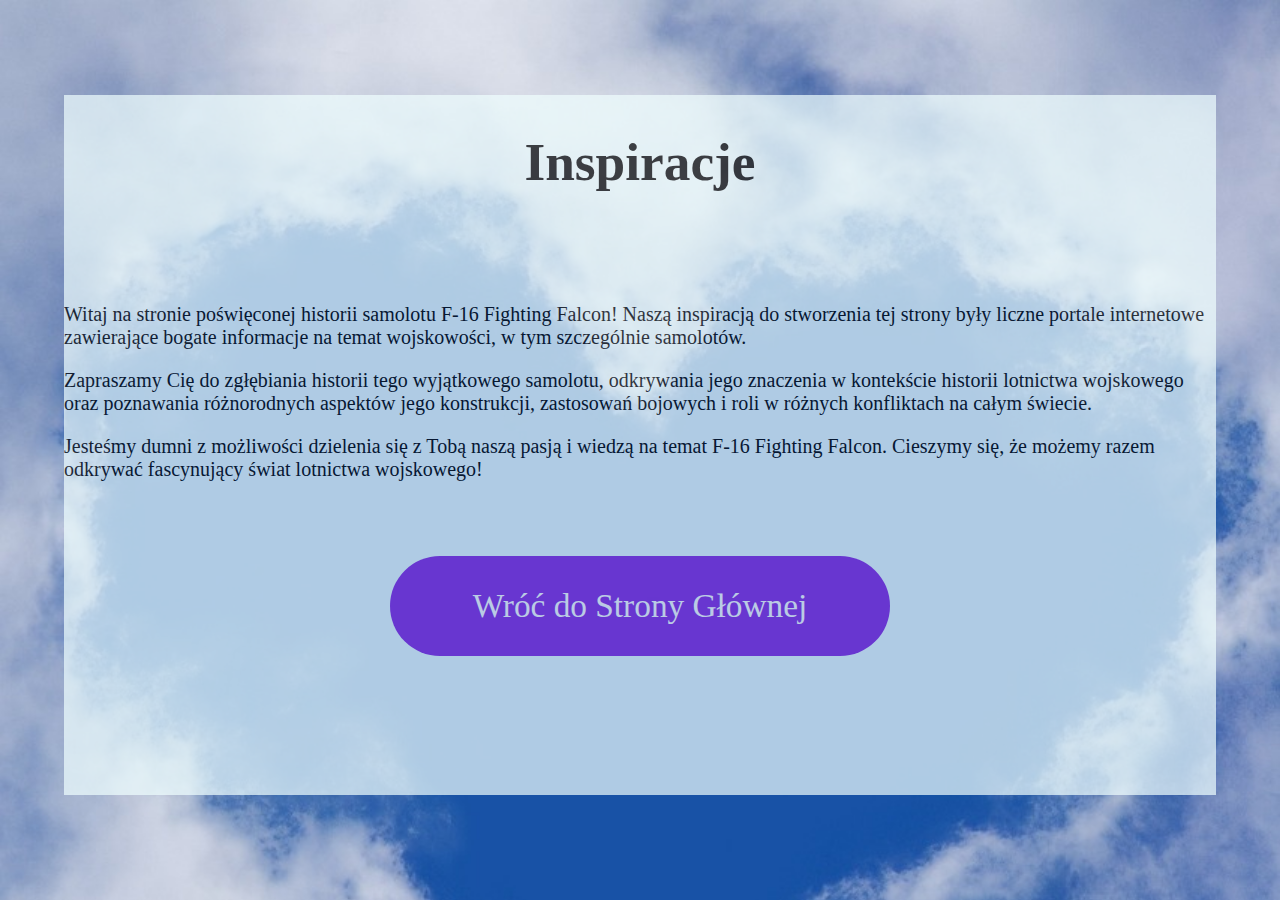
<file: code/inspiration/insp.html>
<!DOCTYPE html>
<html lang="en">
<head>
    <meta charset="UTF-8">
    <meta name="viewport" content="width=device-width, initial-scale=1.0">
    <title>Inspiracje</title>
    <link rel="stylesheet" href="insp.css">
</head>
<body>
    <section>
        <div class="odstep"></div>
        <div class="title"><h1>Inspiracje</h1></div>
        <div class="odstep"></div>
        <div class="inside">
            <p>Witaj na stronie poświęconej historii samolotu F-16 Fighting Falcon! Naszą inspiracją do stworzenia tej strony były liczne portale internetowe zawierające bogate informacje na temat wojskowości, w tym szczególnie samolotów.</p>
            <p>Zapraszamy Cię do zgłębiania historii tego wyjątkowego samolotu, odkrywania jego znaczenia w kontekście historii lotnictwa wojskowego oraz poznawania różnorodnych aspektów jego konstrukcji, zastosowań bojowych i roli w różnych konfliktach na całym świecie.</p>
            <p>Jesteśmy dumni z możliwości dzielenia się z Tobą naszą pasją i wiedzą na temat F-16 Fighting Falcon. Cieszymy się, że możemy razem odkrywać fascynujący świat lotnictwa wojskowego!</p>
        </div>
        <div class="odstep"></div>
        <div class="button">
            <a href="../Index.html"><button>Wróć do Strony Głównej</button></a>
        </div>
        <div class="odstep"></div>
    </section>
</body>
</html>
</file>
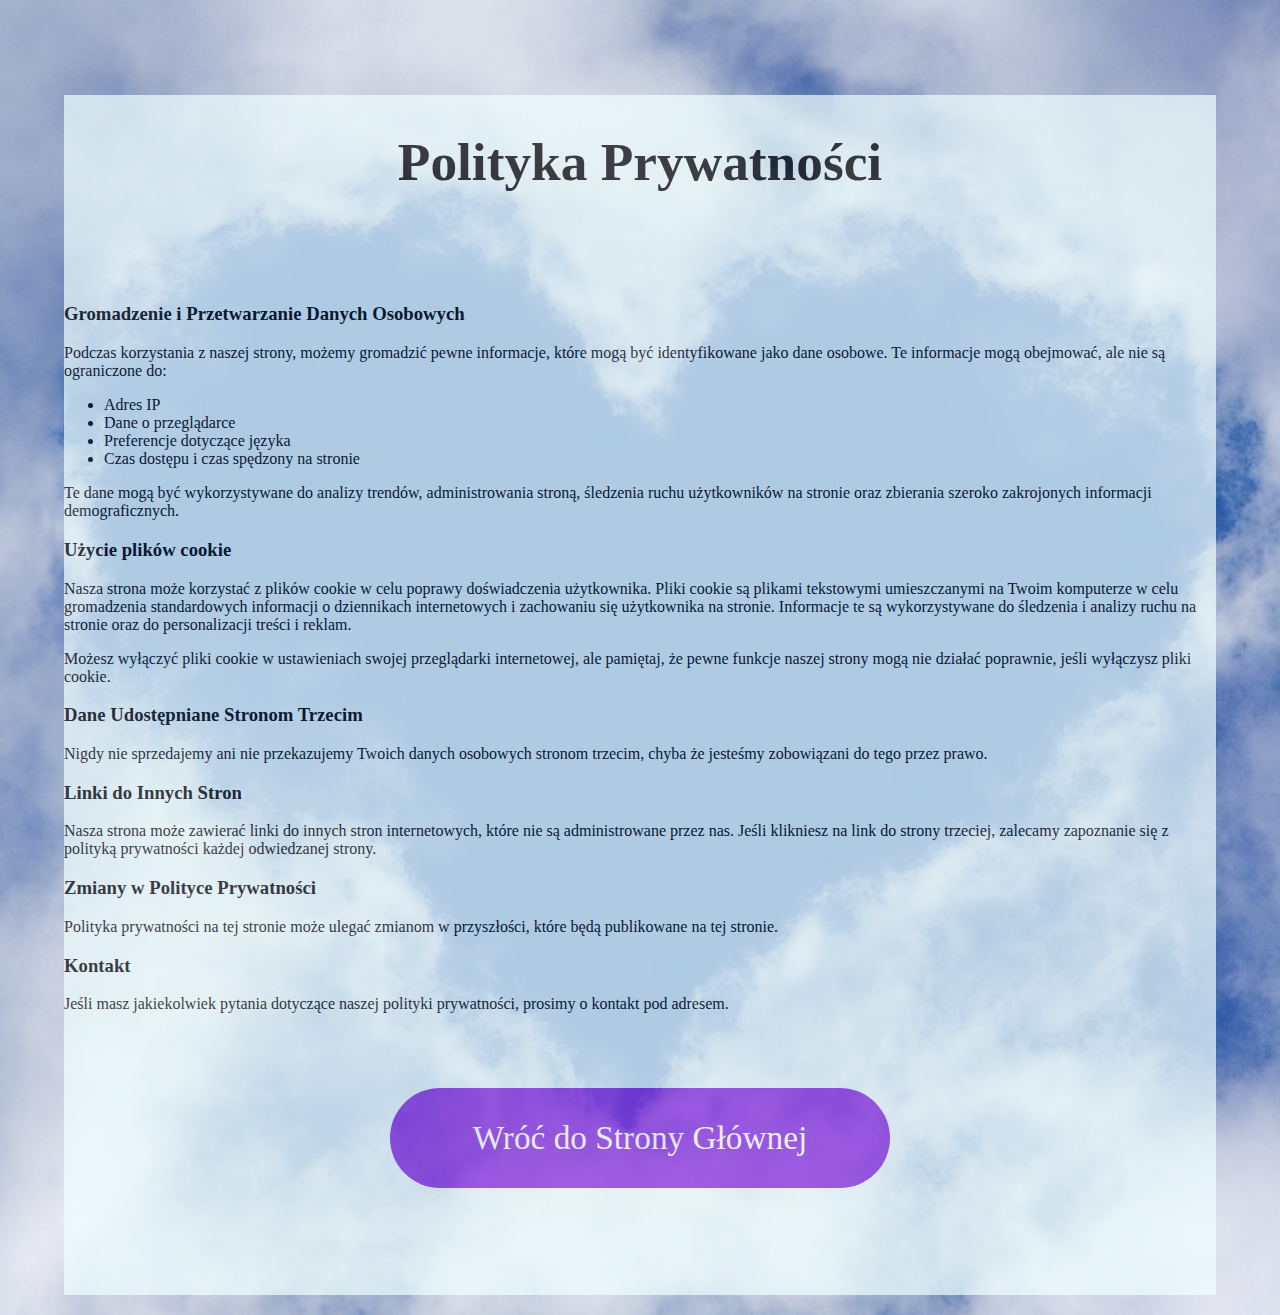
<file: code/policy/policy.html>
<!DOCTYPE html>
<html lang="en">
<head>
    <meta charset="UTF-8">
    <meta name="viewport" content="width=device-width, initial-scale=1.0">
    <title>Polityka Prywatności</title>
    <link rel="stylesheet" href="policy.css">
</head>
<body>
    <section>
        <div class="odstep"></div>
        <div class="title">
            <h1>Polityka Prywatności</h1>
        </div>
        <div class="odstep"></div>
        <div class="inside">
            <h3><b>Gromadzenie i Przetwarzanie Danych Osobowych</b></h3>
            <p>Podczas korzystania z naszej strony, możemy gromadzić pewne informacje, które mogą być identyfikowane jako dane osobowe. Te informacje mogą obejmować, ale nie są ograniczone do:</p>
            <ul>
                <li>Adres IP</li>
                <li>Dane o przeglądarce</li>
                <li>Preferencje dotyczące języka</li>
                <li>Czas dostępu i czas spędzony na stronie</li>
            </ul>
            <p>Te dane mogą być wykorzystywane do analizy trendów, administrowania stroną, śledzenia ruchu użytkowników na stronie oraz zbierania szeroko zakrojonych informacji demograficznych.</p>
            <h3><b>Użycie plików cookie</b></h3>
            <p>Nasza strona może korzystać z plików cookie w celu poprawy doświadczenia użytkownika. Pliki cookie są plikami tekstowymi umieszczanymi na Twoim komputerze w celu gromadzenia standardowych informacji o dziennikach internetowych i zachowaniu się użytkownika na stronie. Informacje te są wykorzystywane do śledzenia i analizy ruchu na stronie oraz do personalizacji treści i reklam.</p>
            <p>Możesz wyłączyć pliki cookie w ustawieniach swojej przeglądarki internetowej, ale pamiętaj, że pewne funkcje naszej strony mogą nie działać poprawnie, jeśli wyłączysz pliki cookie.</p>
            <h3>Dane Udostępniane Stronom Trzecim</h3>
            <p>Nigdy nie sprzedajemy ani nie przekazujemy Twoich danych osobowych stronom trzecim, chyba że jesteśmy zobowiązani do tego przez prawo.</p>
            <h3>Linki do Innych Stron</h3>
            <p>Nasza strona może zawierać linki do innych stron internetowych, które nie są administrowane przez nas. Jeśli klikniesz na link do strony trzeciej, zalecamy zapoznanie się z polityką prywatności każdej odwiedzanej strony.</p>
            <h3>Zmiany w Polityce Prywatności</h3>
            <p>Polityka prywatności na tej stronie może ulegać zmianom w przyszłości, które będą publikowane na tej stronie.</p>
            <h3>Kontakt</h3>
            <p>Jeśli masz jakiekolwiek pytania dotyczące naszej polityki prywatności, prosimy o kontakt pod adresem.</p>
        </div>
        <div class="odstep"></div>
        <div class="button">
            <a href="../Index.html"><button>Wróć do Strony Głównej</button></a>
        </div>
        <div class="odstep"></div>
    </section>
</body>
</html>
</file>
<file: style.css>
.jeden {
    height: 100%;
    width: 100%;
}

.dwa {
    height: 70%;
    width: 70%;
    display: block;
    margin-left: auto;
    margin-right: auto;
}

h2 {
    font-size: 70px;
}

a{
    font-size: 30px;
}

p{
    font-size: 20px;
}
body{
    background-color: burlywood;
}
</file>
<file: code/style.css>
body{
    background: #000 url(assets/sky.jpg);
    background-size: cover;
    width: 90%; /* Szerokość kontenera jako 90% szerokości okna przeglądarki */
    max-width: 1200px; /* Maksymalna szerokość kontenera */
    max-height: 2000px;
    margin: 0 auto; /* Wycentrowanie kontenera */
    padding: 20px; /* Dodanie wewnętrznych odstępów */
}

@media (max-width: 768px) {
    .container {
        width: 95%; /* Dla mniejszych ekranów zmniejszamy szerokość kontenera */
    }
}

p{
    text-align: justify;
    font-family: 'Times New Roman', Times, serif;
    font-size: 14pt;
}

.nav{
    background-color: white;
    height: 70px;
    width: 1200px;
}
.nav img{
    float: left;
    width: 150px;
    height: 70px;
    padding: 0px 5px 0px 0px;
}
.nav ul{
    display: flex;
    list-style-type: none;
    margin: 0;
    padding: 0;
    overflow: hidden;
    justify-content: center; /* Wyśrodkowanie w poziomie */
    align-items: center; /* Wyśrodkowanie w pionie */
    height: 10vh; /* Ustawienie wysokości kontenera na całą wysokość widoku */
}
.nav ul li{
    padding: 0px 20px 0 20px;
}

img{
    width: 1200px;
}

.tittle h1{
    display: flex;
    justify-content: center;
    font-size: 30pt;
}

.tittle h3{
    display: flex;
    justify-content: center;
    font-size: 15pt;
}

.odstep{
    padding: 20px 0 20px 0;
}

.tresc{
    background-color: azure;
    opacity: 0.7;
}

.footer{
    background-color: white;
    display: flex;
}

.footer ul{
    list-style-type: none;
    margin-left: 175px;
}

.footer ul li{
    margin-bottom: 20px;
    margin-top: 20px;
}

.footer ul li a{
    text-decoration: none;
    font-family: 'Times New Roman', Times, serif;
    font-size: 13pt;
    color: black;
}
.footer ul li a:hover{
    color: aqua;
}
.down{
    background-color: black;
    padding: 2px 0 2px 0;
    display: flex;
    justify-content: center;
}
.down p{
    color: white;
    justify-content:center ;
    font-family:'Times New Roman', Times, serif;
    font-size: 8pt;
}

.down p a{
    color: white;
    font-family:'Times New Roman', Times, serif;
    font-size: 8pt;
    text-decoration: none;
    margin-left: 1px;
}

.down p a:hover{
    color: aqua;
}
</file>
<file: code/about/about.css>
body{
    background: #000 url(sky.jpg) no-repeat;
    background-size: cover;
    width: 90%; /* Szerokość kontenera jako 90% szerokości okna przeglądarki */
    max-width: 1200px; /* Maksymalna szerokość kontenera */
    max-height: 2000px;
    margin: 0 auto; /* Wycentrowanie kontenera */
    padding: 20px; /* Dodanie wewnętrznych odstępów */
}

@media (max-width: 768px) {
    .container {
        width: 95%; /* Dla mniejszych ekranów zmniejszamy szerokość kontenera */
    }
}

section{
    background-color: azure;
    opacity: 0.7;
    height: 900px;
}

.title{
    display: flex;
    justify-content: center;
    align-items: center;
}
.title h1{
    font-family: 'Times New Roman', Times, serif;
    font-size: 40pt;
}

.inside p{
    display: flex;
    font-size: 15pt;
    font-family: 'Times New Roman', Times, serif;
}

.button{
    display: flex;
    justify-content: center;
    padding: 0 20px 0 20px;
}
.button button{
    border-radius: 75px;
    background-color: blueviolet;
    color: white;
    font-family: 'Times New Roman', Times, serif;
    font-size: 25pt;
    width: 500px;
    height: 100px;
    border: none;
    cursor: pointer;
}

.button button:hover{
    background-color: darkblue;
}

.odstep{
    margin-bottom: 75px;
}
</file>
<file: code/aboutman/main.css>
body{
    background: #000 url(sky.jpg) no-repeat;
    background-size: cover;
    width: 90%; /* Szerokość kontenera jako 90% szerokości okna przeglądarki */
    max-width: 1200px; /* Maksymalna szerokość kontenera */
    max-height: 2000px;
    margin: 0 auto; /* Wycentrowanie kontenera */
    padding: 20px; /* Dodanie wewnętrznych odstępów */
}

@media (max-width: 768px) {
    .container {
        width: 95%; /* Dla mniejszych ekranów zmniejszamy szerokość kontenera */
    }
}

section{
    background-color: azure;
    opacity: 0.7;
    height: 700px;
}

.title{
    display: flex;
    justify-content: center;
    align-items: center;
}
.title h1{
    font-family: 'Times New Roman', Times, serif;
    font-size: 40pt;
}

.inside p{
    display: flex;
    font-size: 15pt;
    font-family: 'Times New Roman', Times, serif;
}

.button{
    display: flex;
    justify-content: center;
    padding: 0 20px 0 20px;
}
.button button{
    border-radius: 75px;
    background-color: blueviolet;
    color: white;
    font-family: 'Times New Roman', Times, serif;
    font-size: 25pt;
    width: 500px;
    height: 100px;
    border: none;
    cursor: pointer;
}

.button button:hover{
    background-color: darkblue;
}

.odstep{
    margin-bottom: 75px;
}
</file>
<file: code/contact/contact.css>
body{
    background: #000 url(sky.jpg) no-repeat;
    background-size: cover;
    width: 90%; /* Szerokość kontenera jako 90% szerokości okna przeglądarki */
    max-width: 1200px; /* Maksymalna szerokość kontenera */
    max-height: 2000px;
    margin: 0 auto; /* Wycentrowanie kontenera */
    padding: 20px; /* Dodanie wewnętrznych odstępów */
}

@media (max-width: 768px) {
    .container {
        width: 95%; /* Dla mniejszych ekranów zmniejszamy szerokość kontenera */
    }
}

section{
    background-color: azure;
    opacity: 0.7;
    height: 900px;
}

.odstep{
    margin:50px 0 50px 0;
}

.title{
    display: flex;
    justify-content: center;
    align-items: center;
}

.form{
    display: flex;
    justify-content: center;
    align-items: center;
}

.form form label{
    font-family: 'Times New Roman', Times, serif;
    font-size: 15pt;
}

.form form input{
    width: 1000px;
    height: 30px;
}
.form form textarea{
    width: 1000px;
    height: 300px;
}

.button{
    display: flex;
    justify-content: center;
    padding: 0 20px 0 20px;
}
.button button{
    border-radius: 75px;
    background-color: blueviolet;
    color: white;
    font-family: 'Times New Roman', Times, serif;
    font-size: 25pt;
    width: 500px;
    height: 100px;
    border: none;
    cursor: pointer;
}

.button button:hover{
    background-color: darkblue;
}
</file>
<file: code/faq/faq.css>
body{
    background: #000 url(sky.jpg) no-repeat;
    background-size: cover;
    width: 90%; /* Szerokość kontenera jako 90% szerokości okna przeglądarki */
    max-width: 1200px; /* Maksymalna szerokość kontenera */
    max-height: 2000px;
    margin: 0 auto; /* Wycentrowanie kontenera */
    padding: 20px; /* Dodanie wewnętrznych odstępów */
}

@media (max-width: 768px) {
    .container {
        width: 95%; /* Dla mniejszych ekranów zmniejszamy szerokość kontenera */
    }
}

section{
    background-color: azure;
    opacity: 0.7;
    height: 1100px;
}

.title{
    display: flex;
    justify-content: center;
    align-items: center;
}
.title h1{
    font-family: 'Times New Roman', Times, serif;
    font-size: 40pt;
}

.inside p{
    display: flex;
    font-size: 15pt;
    font-family: 'Times New Roman', Times, serif;
}

.button{
    display: flex;
    justify-content: center;
    padding: 0 20px 0 20px;
}
.button button{
    border-radius: 75px;
    background-color: blueviolet;
    color: white;
    font-family: 'Times New Roman', Times, serif;
    font-size: 25pt;
    width: 500px;
    height: 100px;
    border: none;
    cursor: pointer;
}

.button button:hover{
    background-color: darkblue;
}

.odstep{
    margin-bottom: 75px;
}
</file>
<file: code/inspiration/insp.css>
body{
    background: #000 url(sky.jpg) no-repeat;
    background-size: cover;
    width: 90%; /* Szerokość kontenera jako 90% szerokości okna przeglądarki */
    max-width: 1200px; /* Maksymalna szerokość kontenera */
    max-height: 2000px;
    margin: 0 auto; /* Wycentrowanie kontenera */
    padding: 20px; /* Dodanie wewnętrznych odstępów */
}

@media (max-width: 768px) {
    .container {
        width: 95%; /* Dla mniejszych ekranów zmniejszamy szerokość kontenera */
    }
}

section{
    background-color: azure;
    opacity: 0.7;
    height: 700px;
}

.title{
    display: flex;
    justify-content: center;
    align-items: center;
}
.title h1{
    font-family: 'Times New Roman', Times, serif;
    font-size: 40pt;
}

.inside p{
    display: flex;
    font-size: 15pt;
    font-family: 'Times New Roman', Times, serif;
}

.button{
    display: flex;
    justify-content: center;
    padding: 0 20px 0 20px;
}
.button button{
    border-radius: 75px;
    background-color: blueviolet;
    color: white;
    font-family: 'Times New Roman', Times, serif;
    font-size: 25pt;
    width: 500px;
    height: 100px;
    border: none;
    cursor: pointer;
}

.button button:hover{
    background-color: darkblue;
}

.odstep{
    margin-bottom: 75px;
}
</file>
<file: code/policy/policy.css>
body{
    background: #000 url(sky.jpg) no-repeat;
    background-size: cover;
    width: 90%; /* Szerokość kontenera jako 90% szerokości okna przeglądarki */
    max-width: 1200px; /* Maksymalna szerokość kontenera */
    max-height: 2000px;
    margin: 0 auto; /* Wycentrowanie kontenera */
    padding: 20px; /* Dodanie wewnętrznych odstępów */
}

@media (max-width: 768px) {
    .container {
        width: 95%; /* Dla mniejszych ekranów zmniejszamy szerokość kontenera */
    }
}

section{
    background-color: azure;
    opacity: 0.7;
    height: 1200px;
}

.title{
    display: flex;
    justify-content: center;
    align-items: center;
}
.title h1{
    font-family: 'Times New Roman', Times, serif;
    font-size: 40pt;
}

.button{
    display: flex;
    justify-content: center;
    padding: 0 20px 0 20px;
}
.button button{
    border-radius: 75px;
    background-color: blueviolet;
    color: white;
    font-family: 'Times New Roman', Times, serif;
    font-size: 25pt;
    width: 500px;
    height: 100px;
    border: none;
    cursor: pointer;
}

.button button:hover{
    background-color: darkblue;
}

.odstep{
    margin-bottom: 75px;
}
</file>
